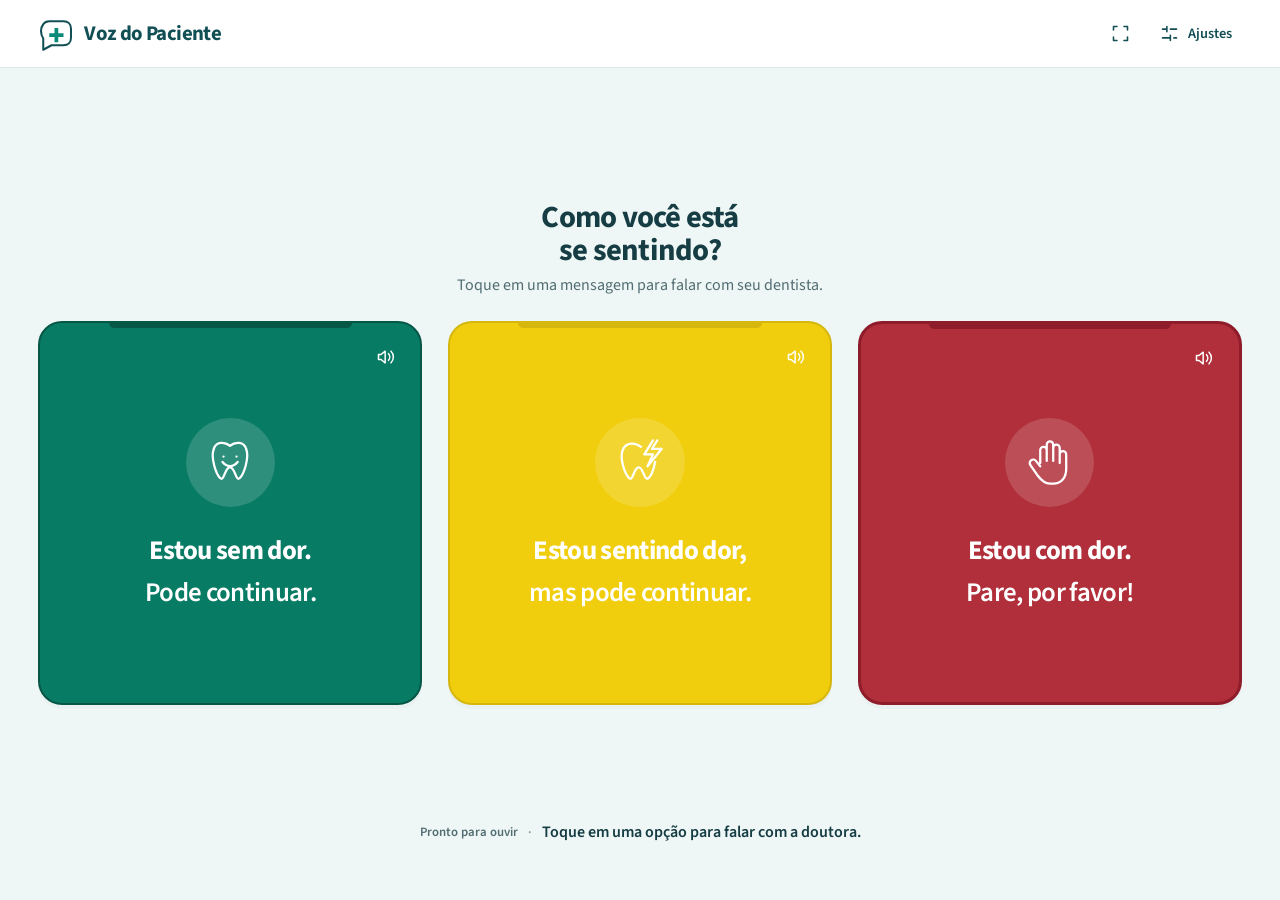
<file: index.html>
<!doctype html>
<html lang="pt-BR">
<head>
  <meta charset="utf-8">
  <meta name="viewport" content="width=device-width, initial-scale=1, viewport-fit=cover">
  <meta name="theme-color" content="#114f55">
  <meta name="description" content="Três mensagens em voz alta para comunicar como você se sente durante o atendimento odontológico.">
  <title>Voz do Paciente</title>
  <link rel="icon" href="icon.svg" type="image/svg+xml">
  <link rel="stylesheet" href="style.css?v=8">
  <script src="app.js?v=4" defer></script>
</head>
<body>
  <a class="skip-link" href="#patient-actions">Ir para as mensagens</a>
  <header class="topbar">
    <a class="brand" href="./" aria-label="Voz do Paciente, início">
      <svg class="brand-symbol" viewBox="0 0 48 48" aria-hidden="true"><path d="M15 7h19c6 0 10 4 10 10v12c0 6-4 10-10 10H18L7 45V30C3 24 3 16 7 11c2-3 5-4 8-4Z"/><path class="care-cross" d="M22 16h5v7h7v5h-7v7h-5v-7h-7v-5h7Z"/></svg>
      <span>Voz do Paciente</span>
    </a>
    <div class="doctor-tools">
    <button class="utility" id="fullscreen" type="button" aria-label="Tela cheia"><svg viewBox="0 0 24 24" aria-hidden="true"><path d="M8 4H4v4m12-4h4v4M4 16v4h4m12-4v4h-4"/></svg><span>Tela cheia</span></button>
      <details class="audio-settings" id="doctor-settings">
        <summary aria-label="Ajustes de som para a doutora"><svg viewBox="0 0 24 24" aria-hidden="true"><path d="M4 7h5m4 0h7M4 17h9m4 0h3M9 4v6m4 4v6"/></svg><span>Ajustes</span></summary>
        <section class="settings-panel" aria-labelledby="settings-title">
          <div class="settings-heading"><div><span>PARA A DOUTORA</span><h2 id="settings-title">Ajustes de som</h2></div><button id="settings-close" type="button" class="close-button" aria-label="Fechar ajustes"><svg viewBox="0 0 24 24" aria-hidden="true"><path d="m6 6 12 12M18 6 6 18"/></svg></button></div>
          <div class="settings-fields">
            <label class="volume-label" for="volume">Volume <output id="volume-value" for="volume">100%</output></label>
            <input id="volume" type="range" min="30" max="100" step="5" value="100">
            <label for="speed">Velocidade da fala</label>
            <select id="speed"><option value="1">Tranquilo</option><option value="0.9">Mais devagar</option></select>
            <button class="test-button" id="test-sound" type="button"><svg viewBox="0 0 24 24" aria-hidden="true"><path d="m11 5-5 4H3v6h3l5 4V5Zm4 3a6 6 0 0 1 0 8"/></svg>Testar voz</button>
            <p>Confira o volume do aparelho antes de iniciar o procedimento.</p>
          </div>
        </section>
      </details>
    </div>
  </header>
  <main class="app">
    <section class="patient-actions" id="patient-actions" aria-labelledby="page-title" tabindex="-1">
      <div class="intro">
        <h1 id="page-title">Como você está<br> se sentindo?</h1>
        <p>Toque em uma mensagem para falar com seu dentista.</p>
      </div>
      <div class="choices" aria-label="Mensagens para o dentista">
        <button class="choice comfortable" type="button" data-message="comfortable" aria-label="Estou sem dor. Pode continuar." aria-pressed="false">
          <span class="choice-icon" aria-hidden="true"><svg viewBox="0 0 48 48"><path d="M24 9c-5-4-13-4-15 3-3 8 2 23 6 27 4 3 4-10 9-10s5 13 9 10c4-4 9-19 6-27-2-7-10-7-15-3Z"/><path d="M18 19h.1M30 19h.1m-13 5c4 5 10 5 14 0"/></svg></span>
          <span class="message"><strong>Estou sem dor.</strong><span>Pode continuar.</span></span>
          <span class="choice-indicator" aria-hidden="true"><svg class="speaker" viewBox="0 0 24 24"><path d="m11 5-5 4H3v6h3l5 4V5Zm4 3a6 6 0 0 1 0 8m3-11a10 10 0 0 1 0 14"/></svg><svg class="selection-check" viewBox="0 0 24 24"><path d="m5 12 4 4L19 6"/></svg></span>
        </button>

        <button class="choice discomfort" type="button" data-message="discomfort" aria-label="Estou sentindo dor, mas pode continuar." aria-pressed="false">
          <span class="choice-icon" aria-hidden="true"><svg viewBox="0 0 48 48"><path d="M25 10c-5-4-14-5-17 3-3 8 2 22 6 26 4 3 4-10 9-10 4 0 5 13 9 10 3-3 5-10 6-15"/><path d="m36 4-8 13h8l-5 11 13-16h-9l5-8"/></svg></span>
          <span class="message"><strong>Estou sentindo dor,</strong><span>mas pode continuar.</span></span>
          <span class="choice-indicator" aria-hidden="true"><svg class="speaker" viewBox="0 0 24 24"><path d="m11 5-5 4H3v6h3l5 4V5Zm4 3a6 6 0 0 1 0 8m3-11a10 10 0 0 1 0 14"/></svg><svg class="selection-check" viewBox="0 0 24 24"><path d="m5 12 4 4L19 6"/></svg></span>
        </button>

        <button class="choice stop" type="button" data-message="stop" aria-label="Estou com dor. Pare, por favor!" aria-pressed="false">
          <span class="choice-icon" aria-hidden="true"><svg viewBox="0 0 48 48"><path d="M15 25V13a3 3 0 0 1 6 0v10-15a3 3 0 0 1 6 0v15-12a3 3 0 0 1 6 0v14-8a3 3 0 0 1 6 0v13c0 8-4 14-12 14h-3c-5 0-8-3-11-7L6 27a3 3 0 0 1 5-4l4 5"/></svg></span>
          <span class="message"><strong>Estou com dor.</strong><span>Pare, por favor!</span></span>
          <span class="choice-indicator" aria-hidden="true"><svg class="speaker" viewBox="0 0 24 24"><path d="m11 5-5 4H3v6h3l5 4V5Zm4 3a6 6 0 0 1 0 8m3-11a10 10 0 0 1 0 14"/></svg><svg class="selection-check" viewBox="0 0 24 24"><path d="m5 12 4 4L19 6"/></svg></span>
        </button>
      </div>
    </section>
    <section class="feedback" id="feedback" data-state="idle" aria-label="Reprodução de voz">
      <div class="feedback-live" role="status" aria-live="polite" aria-atomic="true">
        <span class="state-label" id="state-label">Pronto para ouvir</span>
        <strong id="status-title">Toque em uma opção para falar com a doutora.</strong>
        <p id="status-detail">Sua mensagem será falada em voz alta.</p>
      </div>
    </section>
    <p id="screen-notice" class="screen-notice" role="status" aria-live="polite"></p>
    <noscript><p class="no-script">Ative o JavaScript para ouvir as mensagens. Você também pode mostrar os textos à doutora.</p></noscript>
  </main>
</body>
</html>
</file>
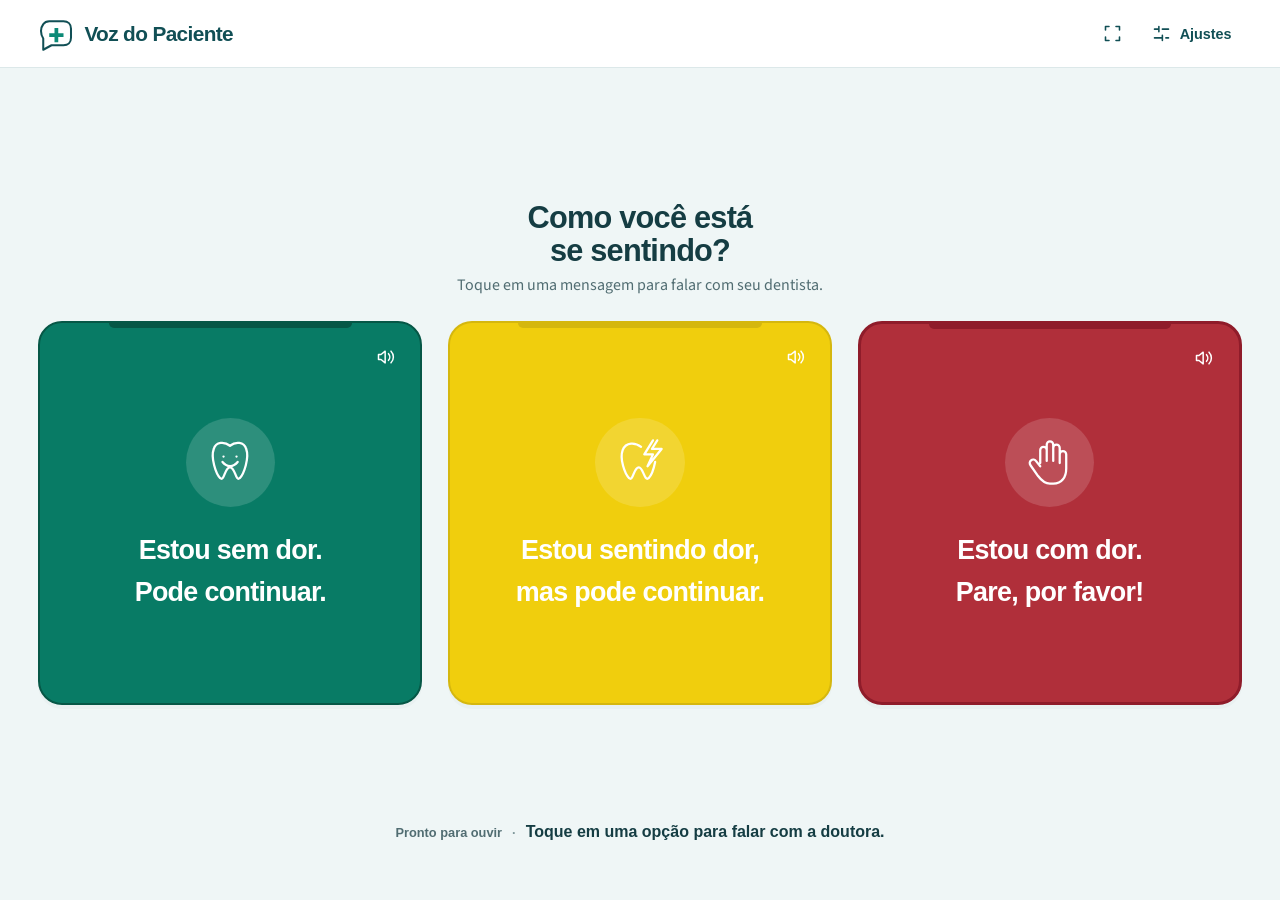
<file: Voz_do_Paciente_GitHub/index.html>
<!doctype html>
<html lang="pt-BR">
<head>
  <meta charset="utf-8">
  <meta name="viewport" content="width=device-width, initial-scale=1">
  <meta http-equiv="refresh" content="0; url=../">
  <title>Voz do Paciente</title>
</head>
<body>
  <p>Abrindo o Voz do Paciente.</p>
  <p><a href="../">Ir para o aplicativo</a></p>
</body>
</html>
</file>
<file: style.css>
/* Painel do paciente: três ações dominam a tela; ajustes ficam no menu. */
@font-face {
  font-family: "Source Sans 3";
  src: url("fonts/source-sans-3-400.ttf") format("truetype");
  font-weight: 400;
  font-display: swap;
}

@font-face {
  font-family: "Source Sans 3";
  src: url("fonts/source-sans-3-600.ttf") format("truetype");
  font-weight: 600;
  font-display: swap;
}

@font-face {
  font-family: "Source Sans 3";
  src: url("fonts/source-sans-3-700.ttf") format("truetype");
  font-weight: 700;
  font-display: swap;
}

:root {
  font-family: "Source Sans 3", "Segoe UI", sans-serif;
  font-synthesis: none;
  color-scheme: light;
  color: #153d43;
  background: #eff6f6;
  --brand: #114f55;
  --muted: #516d72;
  --focus: #075bc2;
}

* {
  box-sizing: border-box;
}

body {
  display: flex;
  flex-direction: column;
  min-height: 100svh;
  margin: 0;
}

button,
input,
select,
summary {
  font: inherit;
}

button,
summary {
  cursor: pointer;
  touch-action: manipulation;
  -webkit-tap-highlight-color: transparent;
}

button {
  color: inherit;
}

button:focus-visible,
a:focus-visible,
input:focus-visible,
select:focus-visible,
summary:focus-visible {
  outline: 3px solid var(--focus);
  outline-offset: 5px;
}

svg {
  width: 24px;
  height: 24px;
  flex-shrink: 0;
  fill: none;
  stroke: currentColor;
  stroke-width: 1.8;
  stroke-linecap: round;
  stroke-linejoin: round;
}

[hidden] {
  display: none !important;
}

.sr-only {
  position: absolute;
  width: 1px;
  height: 1px;
  margin: -1px;
  padding: 0;
  overflow: hidden;
  clip-path: inset(50%);
  white-space: nowrap;
  border: 0;
}

.skip-link {
  position: absolute;
  z-index: 30;
  top: -90px;
  left: 16px;
  padding: 12px 18px;
  border-radius: 6px;
  color: #fff;
  background: var(--brand);
}

.skip-link:focus {
  top: 12px;
}

/* Cabeçalho discreto: identidade e ferramentas da doutora. */
.topbar {
  display: flex;
  flex-shrink: 0;
  align-items: center;
  justify-content: space-between;
  gap: 16px;
  min-height: 68px;
  padding: 10px clamp(18px, 3vw, 48px);
  border-bottom: 1px solid #dce8e9;
  background: #fff;
}

.brand {
  display: inline-flex;
  align-items: center;
  gap: 10px;
  color: var(--brand);
  font-size: 1.3rem;
  font-weight: 700;
  letter-spacing: -0.03em;
  line-height: 1.05;
  text-decoration: none;
}

.brand-symbol {
  width: 36px;
  height: 36px;
  stroke-width: 2.7;
}

.care-cross {
  fill: #0c8a77;
  stroke: none;
}

.doctor-tools {
  display: flex;
  flex-shrink: 0;
  align-items: center;
  gap: 6px;
}

.utility,
.audio-settings summary,
.close-button {
  display: flex;
  align-items: center;
  justify-content: center;
  gap: 8px;
  min-width: 44px;
  min-height: 44px;
  padding: 10px;
  border: 0;
  border-radius: 9px;
  color: var(--brand);
  background: transparent;
  font-size: 0.9rem;
  font-weight: 600;
}

.utility span {
  display: none;
}

.utility:hover,
.audio-settings summary:hover,
.close-button:hover {
  background: #e6f0f0;
}

.utility svg,
.audio-settings summary svg,
.close-button svg {
  width: 21px;
  height: 21px;
}

/* Introdução compacta e ações quadradas no centro da janela. */
.app {
  display: flex;
  flex: 1;
  flex-direction: column;
  align-items: center;
  justify-content: center;
  gap: 18px;
  width: 100%;
  min-height: calc(100svh - 68px);
  padding: clamp(18px, 3vw, 40px);
}

.patient-actions {
  display: flex;
  flex: 1;
  flex-direction: column;
  align-items: center;
  justify-content: center;
  gap: 24px;
  width: 100%;
  max-width: 1440px;
  min-height: 0;
}

.intro {
  text-align: center;
}

.intro h1 {
  margin: 0;
  font-size: clamp(1.5rem, 2.4vw, 2rem);
  line-height: 1.08;
  letter-spacing: -0.025em;
}

.intro p {
  margin: 8px 0 0;
  color: var(--muted);
  font-size: 1rem;
  line-height: 1.35;
}

.patient-actions:focus {
  outline: none;
}

.choices {
  display: grid;
  grid-template-columns: repeat(3, minmax(0, 1fr));
  align-items: center;
  gap: clamp(16px, 2vw, 28px);
  width: 100%;
  max-width: min(1440px, calc((100svh - 260px) * 3 + 48px));
}

.choice {
  --action: #087b65;
  --surface: #087b65;
  --ink: #fff;
  --edge: #065746;
  position: relative;
  display: flex;
  flex-direction: column;
  align-items: center;
  justify-content: center;
  gap: clamp(16px, 2.2vw, 30px);
  width: 100%;
  min-width: 0;
  min-height: 0;
  aspect-ratio: 1;
  padding: clamp(18px, 2vw, 32px);
  border: 2px solid var(--edge);
  border-radius: 24px;
  color: var(--ink);
  background: var(--surface);
  text-align: center;
  box-shadow: 0 4px 0 #153d4306;
  transition: background 140ms ease, box-shadow 140ms ease, border-color 140ms ease;
}

.discomfort {
  --action: #f0ce0d;
  --surface: #f0ce0d;
  --ink: #fff;
  --edge: #ceb10fc2;
}

.stop {
  --action: #b02f3a;
  --surface: #b02f3a;
  --ink: #fff;
  --edge: #8f1c2a;
  border-width: 3px;
}

.choice::before {
  position: absolute;
  top: 0;
  right: 18%;
  left: 18%;
  height: 5px;
  border-radius: 0 0 6px 6px;
  background: var(--edge);
  content: "";
}

.choice-icon {
  display: grid;
  flex-shrink: 0;
  place-items: center;
  width: clamp(64px, 7vw, 104px);
  height: clamp(64px, 7vw, 104px);
  border-radius: 50%;
  color: var(--ink);
  background: #ffffff26;
}

.choice-icon svg {
  width: 58%;
  height: 58%;
  stroke-width: 2.1;
}

.message {
  min-width: 0;
  max-width: 100%;
  font-size: clamp(1.3rem, 2.1vw, 2.25rem);
  line-height: 1.17;
  letter-spacing: -0.025em;
}

.message strong,
.message > span {
  display: block;
  overflow-wrap: break-word;
}

.message strong {
  font-weight: 700;
}

.message > span {
  margin-top: 10px;
  font-weight: 600;
}

.stop .message > span {
  color: var(--ink);
}

.choice-indicator {
  position: absolute;
  top: 20px;
  right: 20px;
  display: grid;
  place-items: center;
  width: 29px;
  height: 29px;
  color: var(--ink);
}

.choice-indicator svg {
  width: 20px;
  height: 20px;
}

.selection-check {
  display: none;
}

.choice:hover {
  border-color: var(--edge);
  box-shadow: 0 0 0 1px var(--edge);
}

.choice:active {
  background: var(--surface);
  filter: brightness(0.94);
}

.choice.selected {
  border-color: var(--edge);
  background: var(--surface);
  box-shadow: 0 0 0 3px var(--edge);
}

.choice.selected .choice-indicator {
  border-radius: 50%;
  color: var(--surface);
  background: var(--ink);
}

.choice.selected .selection-check {
  display: block;
}

.choice.selected .speaker {
  display: none;
}

/* Retorno de voz compacto; erros nunca apagam a mensagem escolhida. */
.feedback {
  flex-shrink: 0;
  width: 100%;
  max-width: 1560px;
  min-height: 44px;
  padding: 3px 12px;
  border: 1px solid transparent;
  border-radius: 10px;
  text-align: center;
}

.feedback-live {
  display: flex;
  flex-wrap: wrap;
  align-items: center;
  justify-content: center;
  gap: 10px;
}

.state-label {
  color: var(--muted);
  font-size: 0.8rem;
  font-weight: 600;
  white-space: normal;
}

.state-label::after {
  margin-left: 10px;
  color: #80989b;
  content: "·";
}

#status-title {
  font-size: 1rem;
  font-weight: 600;
  line-height: 1.3;
  overflow-wrap: break-word;
}

#status-detail {
  display: none;
  width: 100%;
  margin: 0;
  color: var(--muted);
  font-size: 0.88rem;
  line-height: 1.35;
}

.feedback[data-state="waiting"] .state-label {
  color: #755016;
}

.feedback[data-state="speaking"] .state-label {
  color: #096b60;
}

.feedback[data-state="done"] .state-label {
  color: #216a50;
}

.feedback[data-state="error"] {
  padding: 10px 14px;
  border-color: #b02f3a;
  background: #fff5f6;
}

.feedback[data-state="error"] #status-detail {
  display: block;
}

.feedback[data-state="error"] .state-label,
.feedback[data-tone="stop"] #status-title {
  color: #a12531;
}

.screen-notice:empty {
  display: none;
}

.screen-notice,
.no-script {
  width: 100%;
  margin: 0;
  color: #97232e;
  font-size: 0.88rem;
  line-height: 1.35;
  text-align: center;
}

/* Menu não modal: os controles do paciente não são desativados. */
.audio-settings {
  position: relative;
}

.audio-settings summary {
  list-style: none;
}

.audio-settings summary::-webkit-details-marker {
  display: none;
}

.audio-settings[open] summary {
  background: #e6f0f0;
}

.settings-panel {
  position: absolute;
  z-index: 20;
  top: calc(100% + 10px);
  right: 0;
  width: min(330px, calc(100vw - 32px));
  max-height: calc(100svh - 90px);
  overflow-y: auto;
  padding: 20px;
  border: 1px solid #bbd0d3;
  border-radius: 16px;
  background: #fff;
  box-shadow: 0 12px 40px #143f4326;
}

.settings-heading {
  display: flex;
  align-items: center;
  justify-content: space-between;
  gap: 14px;
  margin-bottom: 20px;
}

.settings-heading span {
  display: block;
  color: #587479;
  font-size: 0.65rem;
  font-weight: 700;
  letter-spacing: 0.12em;
}

.settings-heading h2 {
  margin: 5px 0 0;
  color: var(--brand);
  font-size: 1.35rem;
  line-height: 1.2;
}

.close-button {
  flex-shrink: 0;
  padding: 10px;
}

.settings-fields {
  display: grid;
  gap: 9px;
}

.settings-fields label {
  font-size: 1rem;
  font-weight: 600;
}

.volume-label {
  display: flex;
  justify-content: space-between;
  gap: 12px;
}

#volume-value {
  color: var(--muted);
  font-weight: 400;
}

input[type="range"] {
  display: block;
  width: 100%;
  min-width: 0;
  min-height: 40px;
  margin: 0 0 8px;
  accent-color: var(--brand);
}

select {
  width: 100%;
  min-width: 0;
  min-height: 44px;
  padding: 9px 10px;
  border: 1px solid #7b9fa4;
  border-radius: 7px;
  color: #153d43;
  background: #fff;
}

.test-button {
  display: flex;
  align-items: center;
  justify-content: center;
  gap: 9px;
  min-height: 46px;
  margin-top: 12px;
  padding: 12px 16px;
  border: 1px solid var(--brand);
  border-radius: 9px;
  color: #fff;
  background: var(--brand);
  font-size: 0.95rem;
  font-weight: 600;
}

.test-button svg {
  width: 20px;
  height: 20px;
}

.test-button:hover {
  background: #0a3d44;
}

.settings-fields p {
  margin: 3px 0 0;
  color: var(--muted);
  font-size: 0.85rem;
  line-height: 1.4;
}

/* As três ações permanecem na mesma linha em todas as telas. */
@media (max-width: 899px) and (orientation: portrait) {
  .patient-actions {
    gap: 20px;
  }

  .choices {
    gap: 16px;
  }

  .choice {
    gap: 16px;
    padding: 18px;
    border-radius: 20px;
  }

  .choice-icon {
    width: clamp(46px, 9vw, 76px);
    height: clamp(46px, 9vw, 76px);
  }

  .message {
    font-size: clamp(1.12rem, 3vw, 1.8rem);
  }

  .message > span {
    margin-top: 6px;
  }

  .choice-indicator {
    top: 10px;
    right: 10px;
    width: 22px;
    height: 22px;
  }

  .choice-indicator svg {
    width: 15px;
    height: 15px;
  }
}

@media (max-width: 599px) {
  .topbar {
    min-height: 60px;
    padding: 7px 16px;
    gap: 8px;
  }

  .brand {
    gap: 7px;
    font-size: 1.15rem;
  }

  .brand-symbol {
    width: 30px;
    height: 30px;
  }

  .doctor-tools {
    gap: 2px;
  }

  .audio-settings summary span {
    display: none;
  }

  .app {
    min-height: calc(100svh - 60px);
    padding: 16px 16px 12px;
    gap: 12px;
  }

  .patient-actions {
    gap: 16px;
  }

  .intro h1 {
    font-size: 1.5rem;
  }

  .intro p {
    max-width: 310px;
    margin-top: 7px;
    font-size: 0.9rem;
  }

  .choices {
    gap: 8px;
  }

  .choice {
    gap: 0;
    padding: 22px 6px 6px;
    border-radius: 13px;
  }

  .choice-icon {
    position: absolute;
    top: 8px;
    left: 8px;
    width: 18px;
    height: 18px;
  }

  .choice-icon svg {
    width: 80%;
    height: 80%;
  }

  .message {
    font-size: 0.875rem;
    line-height: 1.1;
    letter-spacing: -0.02em;
  }

  .message > span {
    margin-top: 4px;
  }

  .choice-indicator {
    top: 6px;
    right: 6px;
    width: 16px;
    height: 16px;
  }

  .choice-indicator svg {
    width: 11px;
    height: 11px;
  }

  .feedback {
    min-height: 38px;
    padding: 0 4px;
  }

  .feedback-live {
    gap: 4px 8px;
  }

  .state-label {
    font-size: 0.75rem;
  }

  #status-title {
    font-size: 0.88rem;
  }

  .state-label::after {
    margin-left: 8px;
  }

  .settings-panel {
    padding: 18px;
  }
}

@media (max-width: 359px) {
  .topbar {
    padding-right: 13px;
    padding-left: 13px;
  }

  .brand {
    gap: 6px;
    font-size: 1.05rem;
  }

  .brand-symbol {
    width: 27px;
    height: 27px;
  }

  .app {
    padding-right: 13px;
    padding-left: 13px;
  }

  .intro h1 {
    font-size: 1.35rem;
  }

  .intro p {
    font-size: 0.85rem;
  }

  .choice {
    padding: 20px 4px 4px;
    border-radius: 11px;
  }

  .choice-icon {
    top: 6px;
    left: 6px;
    width: 15px;
    height: 15px;
  }

  .message {
    font-size: 0.8rem;
    line-height: 1.06;
  }

  .message > span {
    margin-top: 3px;
  }
}
/* Na horizontal, a altura também limita o tamanho dos três quadrados. */
@media (orientation: landscape) and (max-height: 560px) {
  .topbar {
    min-height: 55px;
    padding-top: 5px;
    padding-bottom: 5px;
  }

  .brand {
    font-size: 1.1rem;
  }

  .brand-symbol {
    width: 29px;
    height: 29px;
  }

  .app {
    min-height: calc(100svh - 55px);
    padding: 12px 20px 8px;
    gap: 8px;
  }

  .patient-actions {
    gap: 14px;
  }

  .intro h1 {
    font-size: 1.25rem;
  }

  .intro h1 br {
    display: none;
  }

  .intro p {
    margin-top: 5px;
    font-size: 0.85rem;
  }

  .choices {
    max-width: calc((100svh - 200px) * 3 + 26px);
    gap: 13px;
  }

  .choice {
    gap: 12px;
    padding: 12px;
    border-radius: 17px;
  }

  .choice-icon {
    width: 42px;
    height: 42px;
  }

  .message {
    font-size: clamp(1rem, 2.2vw, 1.3rem);
    line-height: 1.15;
  }

  .message > span {
    margin-top: 5px;
  }

  .choice-indicator {
    top: 8px;
    right: 8px;
    width: 18px;
    height: 18px;
  }

  .choice-indicator svg {
    width: 13px;
    height: 13px;
  }

  .feedback {
    min-height: 30px;
  }

  .state-label {
    font-size: 0.75rem;
  }

  #status-title {
    font-size: 0.86rem;
  }

  .settings-panel {
    top: calc(100% + 7px);
    max-height: calc(100svh - 78px);
  }
}

@media (prefers-reduced-motion: reduce) {
  *,
  *::before,
  *::after {
    animation: none !important;
    transition: none !important;
  }
}

@media (forced-colors: active) {
  .choice {
    border: 2px solid ButtonText;
  }

  .choice.selected {
    outline: 2px solid Highlight;
    outline-offset: 0;
  }

  .choice.selected:focus-visible {
    outline: 4px double Highlight;
    outline-offset: 5px;
  }

  .choice.selected .choice-indicator {
    color: ButtonText;
  }

  .choice::before {
    display: none;
  }
}

:fullscreen {
  overflow: auto;
  background: #eff6f6;
}
</file>
